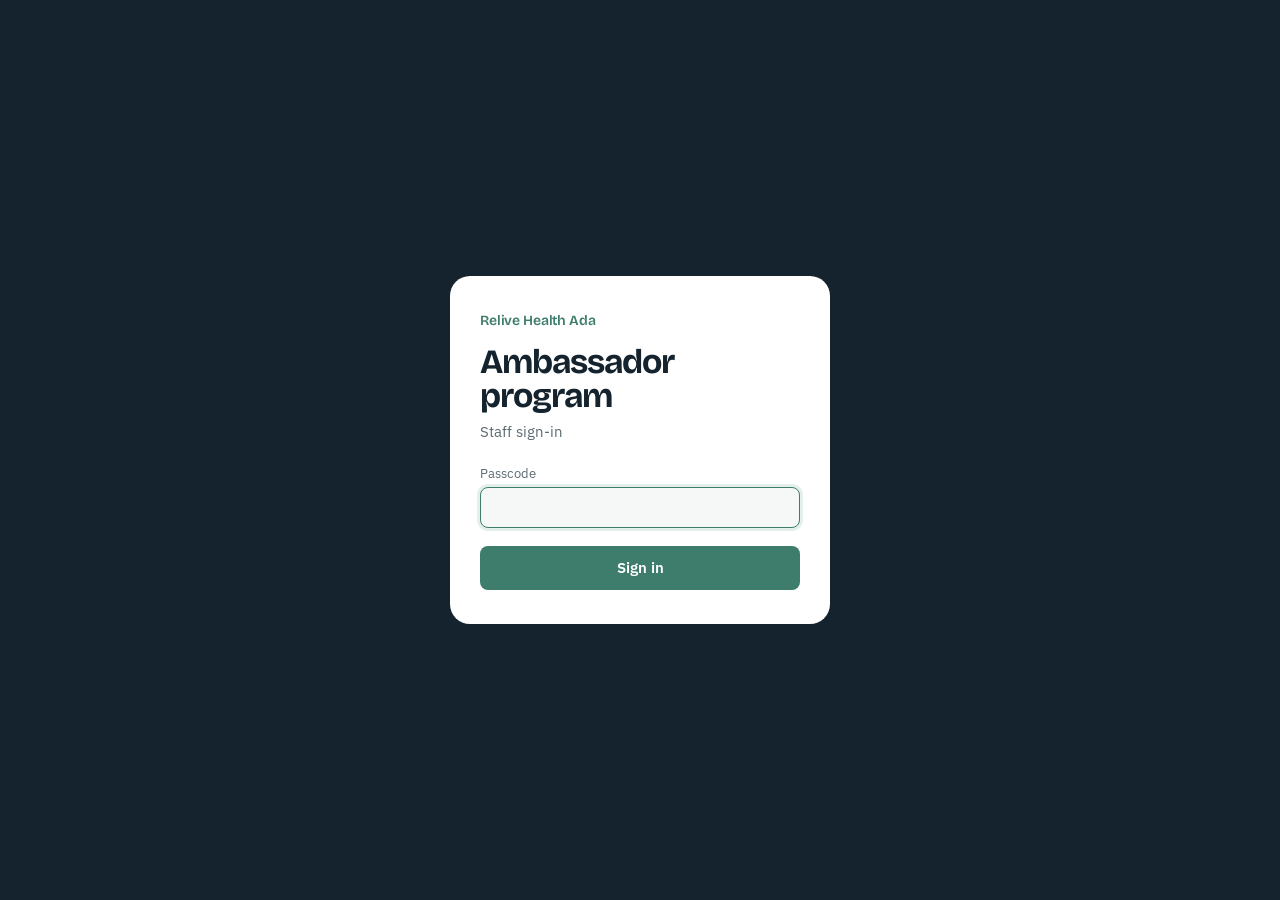
<file: index.html>
<!DOCTYPE html>
<html lang="en">
<head>
  <meta charset="utf-8">
  <meta name="viewport" content="width=device-width, initial-scale=1">
  <meta name="robots" content="noindex, nofollow">
  <meta name="color-scheme" content="light dark">
  <title>Ambassador program · Relive Health Ada</title>
  <link rel="preconnect" href="https://fonts.googleapis.com">
  <link rel="preconnect" href="https://fonts.gstatic.com" crossorigin>
  <link href="https://fonts.googleapis.com/css2?family=Bricolage+Grotesque:opsz,wght@12..96,400;12..96,600;12..96,700&family=IBM+Plex+Sans:wght@400;500;600&display=swap" rel="stylesheet">
  <link rel="stylesheet" href="styles.css?v=2026-11-23b">
</head>
<body>
  <!-- Sign in -->
  <main id="login" class="login">
    <form id="login-form" class="login-card">
      <p class="brand">Relive Health Ada</p>
      <h1 class="login-title">Ambassador program</h1>
      <p class="login-sub">Staff sign-in</p>
      <label class="field">Passcode
        <input class="input" type="password" name="passcode" autocomplete="current-password" required autofocus>
      </label>
      <button class="btn" type="submit">Sign in</button>
      <p class="error" id="login-error" hidden></p>
    </form>
  </main>

  <!-- App -->
  <div id="app" hidden>
    <header class="hero">
      <div class="hero-inner">
        <div class="hero-bar">
          <p class="brand">Relive Health Ada <span class="brand-sub">Ambassador program</span></p>
          <div class="hero-actions">
            <span class="synced" id="synced"></span>
            <button class="btn-quiet" type="button" id="refresh">Refresh</button>
            <button class="btn-quiet" type="button" id="signout">Sign out</button>
          </div>
        </div>

        <div class="hero-main">
          <div class="goal">
            <h1 class="goal-count"><span id="k-rec">—</span><span class="goal-of">of 500</span></h1>
            <p class="goal-label">recurring members from ambassadors, <span id="t-pct">—</span> of the goal</p>
            <div class="goal-grid" id="goal-grid" role="img" aria-label="Progress toward 500 recurring members"></div>
            <p class="goal-key">Each cell is 10 members</p>
          </div>

          <dl class="stats">
            <div class="stat"><dt>Active ambassadors</dt><dd id="k-active">—</dd></div>
            <div class="stat"><dt>Leads this month</dt><dd id="k-month">—</dd></div>
            <div class="stat"><dt>Lead to recurring</dt><dd id="k-conv">—</dd></div>
            <div class="stat"><dt>Credits owed</dt><dd id="k-owed">—</dd></div>
            <div class="stat"><dt>Credits accruing each month</dt><dd id="k-permonth">—</dd></div>
            <div class="stat"><dt>Leads all time</dt><dd id="t-leads">—</dd></div>
          </dl>
        </div>
      </div>
    </header>

    <div class="page">
      <p class="error banner" id="app-error" hidden></p>

      <div class="layout">
        <div class="main-col">
          <section class="panel">
            <div class="panel-head">
              <div>
                <h2 class="h2">Leaderboard</h2>
                <p class="sub">Ranked by current recurring members, then leads. <span id="t-active">—</span> ambassadors are onboarded or active.</p>
              </div>
              <input class="input search" type="search" id="board-search" placeholder="Search ambassadors" aria-label="Search ambassadors">
            </div>
            <div class="tablewrap">
              <table class="table board">
                <thead><tr>
                  <th class="rank">#</th><th>Ambassador</th><th>Status</th>
                  <th class="num">Leads</th><th class="num">Labs</th><th class="num">Recurring</th><th class="num">Conv.</th>
                  <th>Tier</th><th class="num">Earned</th><th class="num">Owed</th><th></th>
                </tr></thead>
                <tbody id="board-rows"></tbody>
              </table>
            </div>
            <p class="empty" id="board-empty" hidden>No ambassadors yet. Add your first one with Quick add.</p>
          </section>

          <section class="panel">
            <div class="panel-head">
              <div>
                <h2 class="h2">Leads</h2>
                <p class="sub">Newest first. Change the stage as each person moves along. Keep clinical details in your medical records.</p>
              </div>
              <div class="filters">
                <select class="input" id="stage-filter" aria-label="Filter by stage"><option value="">All stages</option></select>
                <select class="input amb-select-filter" id="amb-filter" aria-label="Filter by ambassador"><option value="">All ambassadors</option></select>
              </div>
            </div>
            <div class="tablewrap">
              <table class="table">
                <thead><tr>
                  <th>Lead</th><th>Referred by</th><th>Date</th><th>Interested in</th><th>Stage</th><th>Recurring since</th><th></th>
                </tr></thead>
                <tbody id="lead-rows"></tbody>
              </table>
            </div>
            <button class="show-more" type="button" id="leads-more" hidden></button>
            <p class="empty" id="leads-empty" hidden>No leads yet. Log one with Quick add when an ambassador sends someone in.</p>
          </section>

          <section class="panel">
            <div class="panel-head">
              <div>
                <h2 class="h2">Leads by week</h2>
                <p class="legend"><span><i class="swatch s0"></i>Leads referred</span><span><i class="swatch s1"></i>Now recurring</span></p>
              </div>
            </div>
            <div class="chart" id="weekly"></div>
          </section>
        </div>

        <aside class="side-col">
          <section class="panel quick">
            <h2 class="h2">Quick add</h2>
            <div class="tabs" role="tablist" aria-label="Quick add">
              <button class="tab" role="tab" type="button" aria-selected="true" aria-controls="lead-form" id="tab-lead">Lead</button>
              <button class="tab" role="tab" type="button" aria-selected="false" aria-controls="amb-form" id="tab-amb">Ambassador</button>
              <button class="tab" role="tab" type="button" aria-selected="false" aria-controls="redeem-form" id="tab-redeem">Credit used</button>
            </div>

            <form class="form" id="lead-form" role="tabpanel" aria-labelledby="tab-lead">
              <label class="field">Lead (first name and last initial)
                <input class="input" name="name" required maxlength="60" placeholder="Mike R.">
              </label>
              <label class="field">Referred by
                <select class="input amb-select" name="ambassadorId" required></select>
              </label>
              <div class="row2">
                <label class="field">Date referred
                  <input class="input today" type="date" name="date" required>
                </label>
                <label class="field">Interested in
                  <select class="input" name="service">
                    <option>TRT</option><option>HRT</option><option>GLP-1</option><option>Not sure</option>
                  </select>
                </label>
              </div>
              <label class="field">Stage
                <select class="input" name="stage">
                  <option>New</option><option>Booked labs</option><option>Labs done</option><option>Recurring member</option><option>Lost</option>
                </select>
              </label>
              <button class="btn" type="submit">Add lead</button>
            </form>

            <form class="form" id="amb-form" role="tabpanel" aria-labelledby="tab-amb" hidden>
              <label class="field">Name
                <input class="input" name="name" required maxlength="60">
              </label>
              <div class="row2">
                <label class="field">Type
                  <select class="input" name="type">
                    <option>Trainer</option><option>Instructor</option><option>Influencer</option><option>Client</option><option>Other</option>
                  </select>
                </label>
                <label class="field">Status
                  <select class="input" name="status">
                    <option>Prospect</option><option>Contacted</option><option>Onboarded</option><option>Active</option><option>Inactive</option>
                  </select>
                </label>
              </div>
              <div class="row2">
                <label class="field">Referral code
                  <input class="input" name="code" maxlength="30" placeholder="COACHJEN">
                </label>
                <label class="field">Instagram or phone
                  <input class="input" name="contact" maxlength="60">
                </label>
              </div>
              <label class="field">Date joined
                <input class="input today" type="date" name="joined">
              </label>
              <button class="btn" type="submit">Add ambassador</button>
            </form>

            <form class="form" id="redeem-form" role="tabpanel" aria-labelledby="tab-redeem" hidden>
              <label class="field">Ambassador
                <select class="input amb-select" name="id" required></select>
              </label>
              <label class="field">Credit used ($)
                <input class="input" type="number" name="amount" min="1" step="1" required>
              </label>
              <button class="btn" type="submit">Log credit used</button>
            </form>
          </section>

          <section class="panel">
            <h2 class="h2">Funnel</h2>
            <p class="sub">How far every lead has gotten</p>
            <div id="funnel"></div>
          </section>

          <section class="panel rules">
            <h2 class="h2">How credits work</h2>
            <ul class="rules-list">
              <li><b>Referral bonus:</b> $50 for each referral who becomes a recurring member.</li>
              <li><b>Monthly credit:</b> $10 for every full month each referral stays recurring. It stops when the lead is marked Cancelled.</li>
              <li><b>Tiers:</b> Insider at 1–2 recurring referrals, Ambassador at 3–9, Elite at 10+ (protocol free).</li>
            </ul>
          </section>
        </aside>
      </div>

      <footer class="footer">Saved to your Google Sheet as you go.</footer>
    </div>
  </div>

  <div class="toast" id="toast" role="status" hidden></div>

  <script src="config.js?v=2026-11-23b"></script>
  <script src="logic.js?v=2026-11-23b"></script>
  <script src="app.js?v=2026-11-23b"></script>
</body>
</html>
</file>
<file: styles.css>
/* Relive Health Ada: Ambassador program
   Palette: slate ink, mist, eucalyptus for growth, gold reserved for Elite. */
:root {
  --ink: #14232e;
  --ink-2: #1d3240;
  --mist: #eef2f1;
  --panel: #ffffff;
  --text: #14232e;
  --muted: #5b6b72;
  --line: #dbe3e1;
  --field: #f6f8f8;
  --euc: #3e7c6b;
  --euc-soft: #a9cfc3;
  --euc-wash: #e3efeb;
  --gold: #a8812f;
  --bad: #b3362b;
  --on-ink: #f1f5f4;
  --on-ink-muted: #9fb3b9;
  --display: "Bricolage Grotesque", "IBM Plex Sans", system-ui, sans-serif;
  --body: "IBM Plex Sans", system-ui, -apple-system, "Segoe UI", sans-serif;
  --r-lg: 20px;
  --r-md: 14px;
  --r-sm: 8px;
  --accent: var(--euc);
  --accent-2: var(--euc-soft);
}
@media (prefers-color-scheme: dark) {
  :root {
    --mist: #0e171d;
    --panel: #15222b;
    --text: #e4ecea;
    --muted: #93a6ab;
    --line: #253640;
    --field: #0f1a21;
    --euc: #6db8a2;
    --euc-soft: #2f6556;
    --euc-wash: #18352d;
    --gold: #d4ad5c;
    --bad: #f0857a;
    --ink: #0a1318;
    --ink-2: #13222b;
  }
}

* { box-sizing: border-box; }
[hidden] { display: none !important; }
body {
  margin: 0;
  background: var(--mist);
  color: var(--text);
  font-family: var(--body);
  font-size: 15px;
  line-height: 1.5;
  -webkit-font-smoothing: antialiased;
}
:focus-visible { outline: 2px solid var(--euc); outline-offset: 2px; }

/* ---------- hero ---------- */
.hero { background: var(--ink); color: var(--on-ink); }
.hero-inner { max-width: 1280px; margin: 0 auto; padding: 22px 28px 34px; }
.hero-bar { display: flex; justify-content: space-between; align-items: center; gap: 16px; flex-wrap: wrap; }
.brand { font-family: var(--display); font-weight: 600; font-size: 17px; letter-spacing: -0.01em; margin: 0; }
.brand-sub { font-family: var(--body); font-weight: 400; font-size: 14px; color: var(--on-ink-muted); margin-left: 10px; }
.hero-actions { display: flex; align-items: center; gap: 6px; }
.synced { font-size: 13px; color: var(--on-ink-muted); margin-right: 6px; }
.btn-quiet { font: inherit; font-size: 13px; color: var(--on-ink); background: transparent; border: 1px solid rgba(241, 245, 244, .22); border-radius: 999px; padding: 6px 14px; cursor: pointer; }
.btn-quiet:hover { border-color: rgba(241, 245, 244, .5); }

.hero-main { display: grid; grid-template-columns: minmax(0, 1.35fr) minmax(0, 1fr); gap: 48px; margin-top: 34px; align-items: end; }
.goal-count { font-family: var(--display); font-weight: 700; font-size: clamp(64px, 9vw, 112px); line-height: .9; letter-spacing: -0.04em; margin: 0; font-variant-numeric: tabular-nums; }
.goal-of { font-weight: 400; font-size: .32em; letter-spacing: -0.01em; color: var(--on-ink-muted); margin-left: .35em; }
.goal-label { margin: 12px 0 22px; color: var(--on-ink-muted); font-size: 16px; }
.goal-label span { color: var(--on-ink); font-weight: 600; }
.goal-grid { display: grid; grid-template-columns: repeat(25, 1fr); gap: 5px; max-width: 640px; }
.cell { aspect-ratio: 1; border-radius: 4px; background: rgba(241, 245, 244, .08); position: relative; overflow: hidden; }
.cell > i { position: absolute; inset: 0; width: var(--f, 0%); background: #6db8a2; border-radius: 4px; }
.goal-key { font-size: 12px; color: var(--on-ink-muted); margin: 10px 0 0; }

.stats { display: grid; grid-template-columns: repeat(2, minmax(0, 1fr)); margin: 0; border-top: 1px solid rgba(241, 245, 244, .14); }
.stat { padding: 14px 0; border-bottom: 1px solid rgba(241, 245, 244, .14); }
.stat:nth-child(odd) { padding-right: 18px; }
.stat:nth-child(even) { padding-left: 18px; border-left: 1px solid rgba(241, 245, 244, .14); }
.stat dt { font-size: 13px; color: var(--on-ink-muted); }
.stat dd { margin: 2px 0 0; font-family: var(--display); font-weight: 600; font-size: 28px; letter-spacing: -0.02em; font-variant-numeric: tabular-nums; }

@media (prefers-reduced-motion: no-preference) {
  .goal-grid.animate .cell > i { animation: grow .6s cubic-bezier(.2, .7, .2, 1) both; animation-delay: calc(var(--i) * 22ms); transform-origin: left; }
  @keyframes grow { from { transform: scaleX(0); } to { transform: scaleX(1); } }
}

/* ---------- page ---------- */
.page { max-width: 1280px; margin: 0 auto; padding: 28px 28px 56px; }
.layout { display: grid; grid-template-columns: minmax(0, 1fr) 340px; gap: 24px; align-items: start; }
.main-col, .side-col { display: flex; flex-direction: column; gap: 24px; min-width: 0; }
.side-col { position: sticky; top: 20px; }
.panel { background: var(--panel); border: 1px solid var(--line); border-radius: var(--r-md); padding: 22px; min-width: 0; }
.panel-head { display: flex; justify-content: space-between; align-items: flex-start; gap: 14px; flex-wrap: wrap; margin-bottom: 14px; }
.h2 { font-family: var(--display); font-weight: 600; font-size: 21px; letter-spacing: -0.015em; margin: 0 0 4px; }
.sub { font-size: 13.5px; color: var(--muted); margin: 0; max-width: 62ch; }
.sub span { color: var(--text); font-weight: 600; }
.filters { display: flex; gap: 8px; flex-wrap: wrap; }
.search { width: 230px; max-width: 100%; }
.empty { color: var(--muted); margin: 14px 0 0; }
.footer { text-align: center; color: var(--muted); font-size: 13px; margin-top: 32px; }

/* ---------- inputs ---------- */
.field { display: flex; flex-direction: column; gap: 4px; font-size: 13px; color: var(--muted); }
.input { font: inherit; font-size: 15px; color: var(--text); background: var(--field); border: 1px solid var(--line); border-radius: var(--r-sm); padding: 8px 10px; min-width: 0; width: 100%; }
.input:focus { outline: none; border-color: var(--euc); box-shadow: 0 0 0 3px var(--euc-wash); }
.filters .input, .search { width: auto; }
.row2 { display: grid; grid-template-columns: minmax(0, 1fr) minmax(0, 1fr); gap: 10px; }
.btn { font: inherit; font-weight: 600; font-size: 15px; padding: 11px 16px; border-radius: var(--r-sm); border: none; background: var(--euc); color: #fff; cursor: pointer; margin-top: 4px; }
.btn:hover { filter: brightness(1.06); }
.btn:disabled { opacity: .55; cursor: wait; }
.error { color: var(--bad); font-size: 13.5px; margin: 0; }
.banner { background: var(--panel); border: 1px solid var(--bad); border-radius: var(--r-md); padding: 12px 16px; margin-bottom: 20px; }

/* ---------- quick add ---------- */
.tabs { display: grid; grid-template-columns: repeat(3, 1fr); background: var(--field); border: 1px solid var(--line); border-radius: 999px; padding: 3px; margin: 12px 0 16px; }
.tab { font: inherit; font-size: 13.5px; font-weight: 500; color: var(--muted); background: none; border: none; border-radius: 999px; padding: 7px 4px; cursor: pointer; }
.tab[aria-selected="true"] { background: var(--panel); color: var(--text); box-shadow: 0 1px 2px rgba(20, 35, 46, .12); }
.form { display: flex; flex-direction: column; gap: 12px; }
.rules-list { margin: 10px 0 0; padding-left: 18px; color: var(--muted); font-size: 13.5px; display: flex; flex-direction: column; gap: 8px; }
.rules-list b { color: var(--text); font-weight: 600; }

/* ---------- tables ---------- */
.tablewrap { overflow-x: auto; margin: 0 -22px; padding: 0 22px; }
.table { width: 100%; border-collapse: collapse; font-variant-numeric: tabular-nums; font-size: 14px; }
.table th { text-align: left; font-weight: 500; color: var(--muted); font-size: 12.5px; padding: 8px 8px; border-bottom: 1px solid var(--line); white-space: nowrap; }
.table td { padding: 10px 8px; border-bottom: 1px solid var(--line); white-space: nowrap; vertical-align: middle; }
.table tbody tr:last-child td { border-bottom: none; }
.table tbody tr:hover td { background: var(--euc-wash); }
.table .num { text-align: right; }
.table .rank { width: 28px; color: var(--muted); font-family: var(--display); font-weight: 600; }
.table select, .table input { font: inherit; font-size: 13px; color: var(--text); background: var(--field); border: 1px solid var(--line); border-radius: 6px; padding: 4px 6px; }
.muted { color: var(--muted); }
.strong { font-weight: 600; }
.who { display: flex; align-items: center; gap: 10px; }
.avatar { width: 32px; height: 32px; flex: none; border-radius: 50%; display: grid; place-items: center; font-family: var(--display); font-weight: 600; font-size: 13px; color: var(--euc); background: var(--euc-wash); }
.who-name { font-weight: 600; line-height: 1.2; }
.who-meta { font-size: 12.5px; color: var(--muted); line-height: 1.2; }
.pill { display: inline-block; padding: 2px 10px; border-radius: 999px; font-size: 12.5px; font-weight: 500; border: 1px solid var(--line); color: var(--muted); }
.pill.insider { color: var(--text); }
.pill.ambassador { background: var(--euc-wash); border-color: transparent; color: var(--euc); }
.pill.elite { background: var(--gold); border-color: transparent; color: #fff; }
.owed { font-weight: 600; color: var(--euc); }
.cell-meta { font-size: 11.5px; color: var(--muted); white-space: normal; line-height: 1.25; max-width: 96px; margin-left: auto; }
.table td.who-cell { white-space: normal; min-width: 150px; }
.board select { max-width: 104px; }
.icon-btn { width: 28px; height: 28px; border-radius: 50%; border: none; background: none; color: var(--muted); cursor: pointer; font-size: 15px; line-height: 1; }
.icon-btn:hover { background: var(--field); color: var(--text); }
.icon-btn.armed { width: auto; border-radius: 999px; padding: 0 10px; background: var(--bad); color: #fff; font-size: 12.5px; font-weight: 600; }
.table .avatar + div { min-width: 0; }
.show-more { display: block; width: 100%; margin-top: 12px; font: inherit; font-size: 13.5px; font-weight: 500; color: var(--euc); background: var(--euc-wash); border: none; border-radius: var(--r-sm); padding: 9px; cursor: pointer; }
.show-more:hover { filter: brightness(.98); }
.link { background: none; border: none; padding: 2px 4px; font: inherit; font-size: 12.5px; color: var(--muted); cursor: pointer; }
.link:hover { color: var(--text); text-decoration: underline; }
.link.armed { color: var(--bad); font-weight: 600; }

/* ---------- charts ---------- */
.chart { position: relative; min-height: 220px; color: var(--text); }
.chart svg text { fill: var(--muted); font-size: 11.5px; font-family: var(--body); }
.legend { display: flex; gap: 16px; font-size: 12.5px; color: var(--muted); margin: 2px 0 0; }
.swatch { display: inline-block; width: 10px; height: 10px; border-radius: 3px; margin-right: 6px; vertical-align: -1px; }
.s0 { background: var(--euc); }
.s1 { background: var(--euc-soft); }
.tip { position: absolute; pointer-events: none; background: var(--ink); color: var(--on-ink); border-radius: var(--r-sm); padding: 7px 10px; font-size: 12.5px; white-space: nowrap; opacity: 0; transition: opacity .12s; }
.funnel-row { display: grid; grid-template-columns: 120px 1fr 36px; align-items: center; gap: 10px; margin-top: 12px; font-size: 13.5px; }
.funnel-row:first-child { margin-top: 14px; }
.funnel-track { background: var(--field); border-radius: 999px; height: 10px; overflow: hidden; }
.funnel-bar { height: 100%; border-radius: 999px; min-width: 4px; background: var(--euc-soft); }
.funnel-bar.last { background: var(--euc); }
.funnel-n { text-align: right; font-family: var(--display); font-weight: 600; font-variant-numeric: tabular-nums; }

/* ---------- sign in ---------- */
.login { min-height: 100vh; display: grid; place-items: center; padding: 24px; background: var(--ink); }
.login-card { width: 100%; max-width: 380px; background: var(--panel); border-radius: var(--r-lg); padding: 34px 30px; display: flex; flex-direction: column; gap: 14px; }
.login-card .brand { color: var(--euc); font-size: 14px; }
.login-title { font-family: var(--display); font-weight: 700; font-size: 34px; letter-spacing: -0.03em; line-height: 1; margin: 0; }
.login-sub { margin: -6px 0 6px; color: var(--muted); }

.toast { position: fixed; bottom: 22px; left: 50%; transform: translateX(-50%); background: var(--ink); color: var(--on-ink); padding: 10px 18px; border-radius: 999px; font-size: 14px; box-shadow: 0 8px 24px rgba(10, 19, 24, .25); z-index: 10; }

/* ---------- responsive ---------- */
@media (max-width: 1040px) {
  .layout { grid-template-columns: minmax(0, 1fr); }
  .side-col { position: static; order: -1; }
  .hero-main { grid-template-columns: minmax(0, 1fr); gap: 28px; }
}
@media (max-width: 600px) {
  .hero-inner, .page { padding-left: 16px; padding-right: 16px; }
  .panel { padding: 18px; }
  .tablewrap { margin: 0 -18px; padding: 0 18px; }
  .goal-grid { grid-template-columns: repeat(10, 1fr); }
  .row2 { grid-template-columns: minmax(0, 1fr); }
  .brand-sub { display: block; margin: 2px 0 0; }
  .stat dd { font-size: 24px; }
}
</file>
